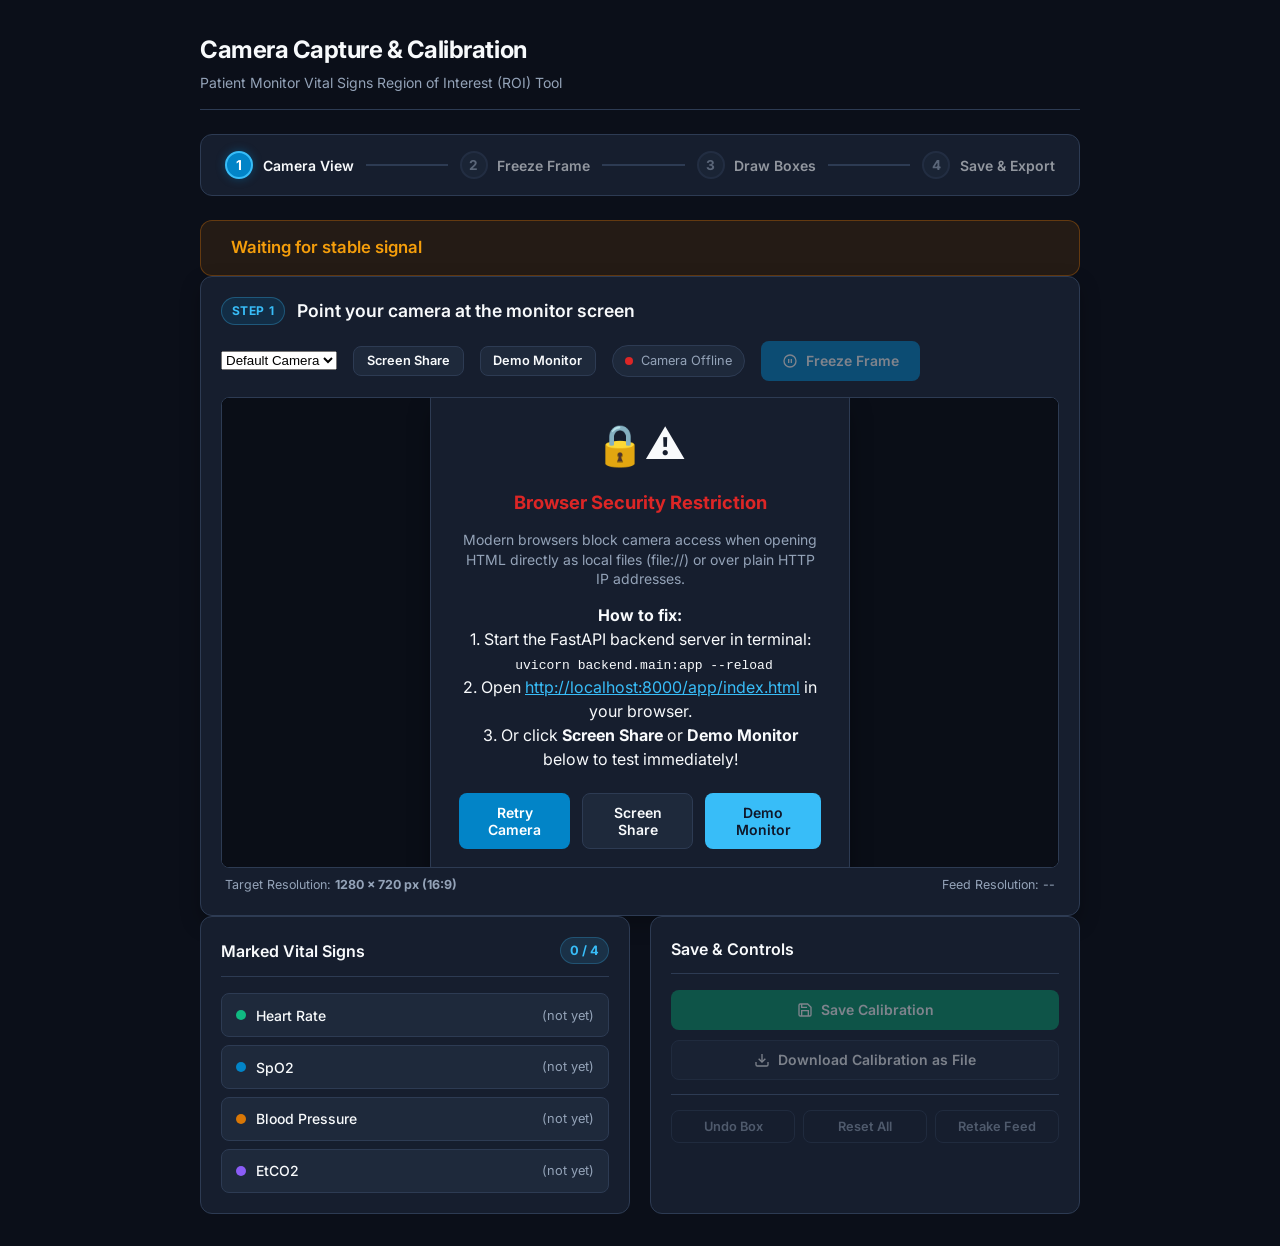
<file: capture-app/index.html>
<!DOCTYPE html>
<html lang="en">
<head>
  <meta charset="UTF-8">
  <meta name="viewport" content="width=device-width, initial-scale=1.0">
  <title>Camera Capture & Calibration Tool</title>
  <link rel="preconnect" href="https://fonts.googleapis.com">
  <link rel="preconnect" href="https://fonts.gstatic.com" crossorigin>
  <link href="https://fonts.googleapis.com/css2?family=IBM+Plex+Mono:wght@500;600;700&family=Inter:wght@400;500;600;700&display=swap" rel="stylesheet">
  <link rel="stylesheet" href="style.css">
</head>
<body>
  <div id="app">
    <!-- Header -->
    <header class="app-header">
      <div class="header-content">
        <h1>Camera Capture & Calibration</h1>
        <p class="subtitle">Patient Monitor Vital Signs Region of Interest (ROI) Tool</p>
      </div>
    </header>

    <!-- Visual Workflow Stepper Bar -->
    <nav class="workflow-stepper">
      <div class="step-node active" id="stepNode1">
        <div class="node-circle">1</div>
        <span class="node-title">Camera View</span>
      </div>
      <div class="step-connector" id="connector1"></div>
      <div class="step-node" id="stepNode2">
        <div class="node-circle">2</div>
        <span class="node-title">Freeze Frame</span>
      </div>
      <div class="step-connector" id="connector2"></div>
      <div class="step-node" id="stepNode3">
        <div class="node-circle">3</div>
        <span class="node-title">Draw Boxes</span>
      </div>
      <div class="step-connector" id="connector3"></div>
      <div class="step-node" id="stepNode4">
        <div class="node-circle">4</div>
        <span class="node-title">Save & Export</span>
      </div>
    </nav>

    <main class="app-main">
      <!-- Prominent Case Status Banner -->
      <div id="caseStatusBar" class="case-status-bar status-waiting">
        <div class="status-main-info">
          <span class="status-icon" id="caseStatusIcon" aria-hidden="true"></span>
          <span class="status-label" id="caseStatusText">Waiting for stable signal</span>
        </div>
        <div id="caseIdBadge" class="case-id-badge hidden">
          <span class="case-id-label">Active Case:</span>
          <span id="caseIdText" class="case-id-val">--</span>
          <a id="dashboardLink" href="dashboard.html" target="_blank" class="dashboard-btn">
            View Live Dashboard
          </a>
        </div>
      </div>

      <!-- Success Message Banner -->
      <div id="saveSuccessBanner" class="save-success-banner hidden">
        <div class="banner-icon" aria-hidden="true"></div>
        <div class="banner-content">
          <p class="banner-title" id="bannerTitle">Calibration saved!</p>
          <p class="banner-text" id="bannerText">You can now start monitoring.</p>
        </div>
        <button id="closeBannerBtn" class="banner-close">&times;</button>
      </div>

      <!-- Main Container Area -->
      <div class="viewport-card">
        <div class="step-header">
          <div class="step-info">
            <span id="stepBadge" class="step-badge">Step 1</span>
            <h2 id="stepTitle">Point your camera at the monitor screen</h2>
          </div>
          <div class="controls-bar">
            <!-- Camera Device Select Dropdown -->
            <select id="cameraSelect" class="camera-select-dropdown" title="Select Camera Device">
              <option value="">Default Camera</option>
            </select>
            <!-- Source Selector Quick Action Buttons -->
            <button id="screenShareBtn" class="btn btn-secondary btn-sm" title="Share Patient Monitor Tab/Window">
              Screen Share
            </button>
            <button id="simulatedFeedBtn" class="btn btn-secondary btn-sm" title="Use Simulated Patient Monitor">
              Demo Monitor
            </button>
            <div id="statusBadge" class="status-badge status-connecting">
              <span class="status-dot"></span>
              <span id="statusText">Connecting camera...</span>
            </div>
            <button id="freezeBtn" class="btn btn-primary" disabled>
              <svg class="btn-icon" viewBox="0 0 24 24" fill="none" stroke="currentColor" stroke-width="2">
                <path d="M10 9v6m4-6v6m7-3A9 9 0 1 1 3 12a9 9 0 0 1 18 0z" />
              </svg>
              <span id="freezeBtnText">Freeze Frame</span>
            </button>
          </div>
        </div>

        <div class="viewport-wrapper">
          <div class="viewport-container" id="viewportContainer">
            <video id="webcamFeed" autoplay playsinline muted></video>
            <canvas id="freezeCanvas" class="hidden"></canvas>
            
            <!-- Label Picker Modal -->
            <div id="labelModal" class="label-modal-overlay hidden">
              <div class="label-modal-card">
                <h3>What is this box?</h3>
                <p class="modal-subtext">Select the vital sign displayed inside the rectangle you drew:</p>
                <div class="label-options">
                  <button class="label-opt-btn" data-label="Heart Rate" data-color="#10b981">
                    <span class="opt-dot" style="background-color: #10b981;"></span>
                    Heart Rate
                  </button>
                  <button class="label-opt-btn" data-label="SpO2" data-color="#0284c7">
                    <span class="opt-dot" style="background-color: #0284c7;"></span>
                    SpO2
                  </button>
                  <button class="label-opt-btn" data-label="Blood Pressure" data-color="#d97706">
                    <span class="opt-dot" style="background-color: #d97706;"></span>
                    Blood Pressure
                  </button>
                  <button class="label-opt-btn" data-label="EtCO2" data-color="#8b5cf6">
                    <span class="opt-dot" style="background-color: #8b5cf6;"></span>
                    EtCO2
                  </button>
                </div>
                <div class="modal-actions">
                  <button id="cancelLabelBtn" class="btn btn-secondary btn-sm">Cancel Box</button>
                </div>
              </div>
            </div>

            <!-- Camera Error & Diagnostic Overlay -->
            <div id="cameraError" class="camera-error-overlay hidden">
              <div class="error-card">
                <div class="error-icon" id="errorIcon" aria-hidden="true"></div>
                <h3 id="errorTitle">Camera Connection Failed</h3>
                <p id="errorMessage">We couldn't access your camera. Please ensure camera permissions are enabled in your browser settings and try again.</p>
                <div id="errorDiagnosticHint" class="error-diagnostic-hint hidden"></div>
                <div class="error-actions">
                  <button id="retryCameraBtn" class="btn btn-primary">Retry Camera</button>
                  <button id="errorScreenShareBtn" class="btn btn-secondary">Screen Share</button>
                  <button id="errorSimulatedBtn" class="btn btn-accent">Demo Monitor</button>
                </div>
              </div>
            </div>
          </div>

          <div class="viewport-info">
            <span>Target Resolution: <strong>1280 &times; 720 px (16:9)</strong></span>
            <span id="actualResText">Feed Resolution: --</span>
          </div>
        </div>
      </div>

      <!-- Calibration Controls & Checklist Grid -->
      <div class="calibration-panel">
        <!-- Checklist Section -->
        <div class="panel-card checklist-card">
          <div class="card-header">
            <h3>Marked Vital Signs</h3>
            <span class="count-badge"><span id="markedCount">0</span> / 4</span>
          </div>
          <ul class="checklist-group" id="checklistGroup">
            <li class="checklist-item" data-vital="Heart Rate">
              <div class="item-left">
                <span class="vital-indicator" style="background-color: #10b981;"></span>
                <span class="vital-name">Heart Rate</span>
              </div>
              <span class="vital-status status-pending">(not yet)</span>
            </li>
            <li class="checklist-item" data-vital="SpO2">
              <div class="item-left">
                <span class="vital-indicator" style="background-color: #0284c7;"></span>
                <span class="vital-name">SpO2</span>
              </div>
              <span class="vital-status status-pending">(not yet)</span>
            </li>
            <li class="checklist-item" data-vital="Blood Pressure">
              <div class="item-left">
                <span class="vital-indicator" style="background-color: #d97706;"></span>
                <span class="vital-name">Blood Pressure</span>
              </div>
              <span class="vital-status status-pending">(not yet)</span>
            </li>
            <li class="checklist-item" data-vital="EtCO2">
              <div class="item-left">
                <span class="vital-indicator" style="background-color: #8b5cf6;"></span>
                <span class="vital-name">EtCO2</span>
              </div>
              <span class="vital-status status-pending">(not yet)</span>
            </li>
          </ul>
        </div>

        <!-- Actions & Save Section -->
        <div class="panel-card actions-card">
          <div class="card-header">
            <h3>Save & Controls</h3>
          </div>
          <div class="action-buttons-group">
            <button id="saveBtn" class="btn btn-success w-full" disabled>
              <svg class="btn-icon" viewBox="0 0 24 24" fill="none" stroke="currentColor" stroke-width="2">
                <path d="M19 21H5a2 2 0 0 1-2-2V5a2 2 0 0 1 2-2h11l5 5v11a2 2 0 0 1-2 2z"/>
                <polyline points="17 21 17 13 7 13 7 21"/>
                <polyline points="7 3 7 8 15 8"/>
              </svg>
              Save Calibration
            </button>
            <button id="downloadBtn" class="btn btn-secondary w-full" disabled>
              <svg class="btn-icon" viewBox="0 0 24 24" fill="none" stroke="currentColor" stroke-width="2">
                <path d="M21 15v4a2 2 0 0 1-2 2H5a2 2 0 0 1-2-2v-4"/>
                <polyline points="7 10 12 15 17 10"/>
                <line x1="12" y1="15" x2="12" y2="3"/>
              </svg>
              Download Calibration as File
            </button>
            <div class="btn-divider"></div>
            <div class="secondary-actions-row">
              <button id="undoBtn" class="btn btn-tertiary" disabled title="Undo last drawn box">
                Undo Box
              </button>
              <button id="resetBtn" class="btn btn-tertiary" disabled title="Reset all boxes">
                Reset All
              </button>
              <button id="retakeBtn" class="btn btn-tertiary" disabled title="Unfreeze to retake frame">
                Retake Feed
              </button>
            </div>
          </div>
        </div>
      </div>

      <!-- Live Monitoring & AI Digitizer Section -->
      <div id="monitoringSection" class="monitoring-section hidden">
        <div class="panel-card monitoring-card">
          <div class="card-header monitoring-header">
            <div>
              <h3>Live Monitor Digitizer</h3>
              <p class="section-subtext">Real-time vision AI field extraction & rolling median smoothing</p>
            </div>
            <div class="monitoring-controls">
              <button id="startMonitoringBtn" class="btn btn-success">
                <svg class="btn-icon" viewBox="0 0 24 24" fill="none" stroke="currentColor" stroke-width="2">
                  <polygon points="5 3 19 12 5 21 5 3"></polygon>
                </svg>
                Start Monitoring
              </button>
              <button id="stopMonitoringBtn" class="btn btn-danger hidden">
                <svg class="btn-icon" viewBox="0 0 24 24" fill="none" stroke="currentColor" stroke-width="2">
                  <rect x="6" y="6" width="12" height="12"></rect>
                </svg>
                Stop Monitoring
              </button>
              <a id="cardDashboardBtn" href="dashboard.html" target="_blank" class="btn btn-primary hidden" style="text-decoration: none;">
                View Dashboard
              </a>
              <div id="monitoringStatusBadge" class="status-badge status-connecting">
                <span class="status-dot"></span>
                <span id="monitoringStatusText">Idle</span>
              </div>
            </div>
          </div>

          <!-- Readouts Grid -->
          <div class="readouts-grid">
            <!-- Heart Rate Readout -->
            <div class="readout-card" data-field="heart_rate">
              <div class="readout-header">
                <span class="readout-label">Heart Rate</span>
                <div class="readout-status">
                  <span class="status-dot-indicator dot-gray" id="dot-heart_rate"></span>
                  <span class="status-text-indicator" id="status-heart_rate">offline</span>
                </div>
              </div>
              <div class="readout-value-container">
                <div class="readout-value" id="smoothed-heart_rate">--</div>
                <span id="note-heart_rate" class="holding-note hidden">Holding last reading</span>
              </div>
              <div class="readout-sub text-muted">Raw: <span id="raw-heart_rate">--</span></div>
            </div>

            <!-- SpO2 Readout -->
            <div class="readout-card" data-field="spo2">
              <div class="readout-header">
                <span class="readout-label">SpO2</span>
                <div class="readout-status">
                  <span class="status-dot-indicator dot-gray" id="dot-spo2"></span>
                  <span class="status-text-indicator" id="status-spo2">offline</span>
                </div>
              </div>
              <div class="readout-value-container">
                <div class="readout-value" id="smoothed-spo2">--</div>
                <span id="note-spo2" class="holding-note hidden">Holding last reading</span>
              </div>
              <div class="readout-sub text-muted">Raw: <span id="raw-spo2">--</span></div>
            </div>

            <!-- Blood Pressure Readout -->
            <div class="readout-card" data-field="blood_pressure">
              <div class="readout-header">
                <span class="readout-label">Blood Pressure</span>
                <div class="readout-status">
                  <span class="status-dot-indicator dot-gray" id="dot-blood_pressure"></span>
                  <span class="status-text-indicator" id="status-blood_pressure">offline</span>
                </div>
              </div>
              <div class="readout-value-container">
                <div class="readout-value" id="smoothed-blood_pressure">--</div>
                <span id="note-blood_pressure" class="holding-note hidden">Holding last reading</span>
              </div>
              <div class="readout-sub text-muted">Raw: <span id="raw-blood_pressure">--</span></div>
            </div>

            <!-- EtCO2 Readout -->
            <div class="readout-card" data-field="etco2">
              <div class="readout-header">
                <span class="readout-label">EtCO2</span>
                <div class="readout-status">
                  <span class="status-dot-indicator dot-gray" id="dot-etco2"></span>
                  <span class="status-text-indicator" id="status-etco2">offline</span>
                </div>
              </div>
              <div class="readout-value-container">
                <div class="readout-value" id="smoothed-etco2">--</div>
                <span id="note-etco2" class="holding-note hidden">Holding last reading</span>
              </div>
              <div class="readout-sub text-muted">Raw: <span id="raw-etco2">--</span></div>
            </div>
          </div>
        </div>
      </div>
    </main>
  </div>

  <script src="app.js"></script>
</body>
</html>
</file>
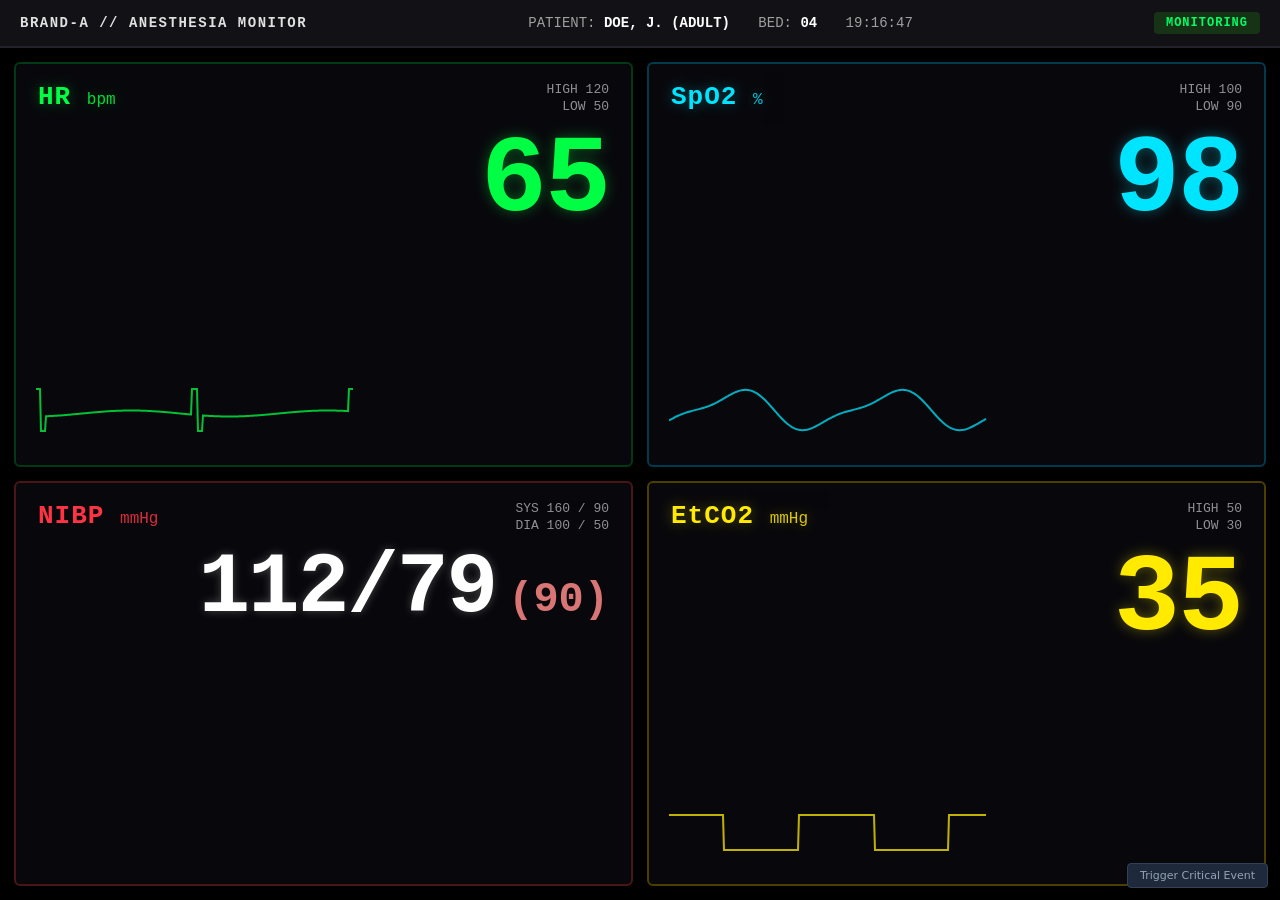
<file: simulator/brand-a/index.html>
<!DOCTYPE html>
<html lang="en">
<head>
  <meta charset="UTF-8">
  <meta name="viewport" content="width=device-width, initial-scale=1.0">
  <title>Brand A - Patient Monitor Simulator</title>
  <style>
    /* ==========================================================================
       STYLE DEFINITIONS - BRAND A (Philips / GE Style Medical Monitor)
       ========================================================================== */
    * {
      box-sizing: border-box;
      margin: 0;
      padding: 0;
      user-select: none;
    }

    body {
      background-color: #000000;
      color: #ffffff;
      font-family: 'Consolas', 'Courier New', 'Lucida Console', monospace;
      width: 100vw;
      height: 100vh;
      overflow: hidden;
      display: flex;
      flex-direction: column;
    }

    /* Top Monitor Header Bar */
    .header-bar {
      height: 48px;
      background: #111116;
      border-bottom: 2px solid #22222d;
      display: flex;
      align-items: center;
      justify-content: space-between;
      padding: 0 20px;
      font-size: 14px;
      color: #a0a0a0;
    }

    .brand-title {
      font-weight: bold;
      color: #e0e0e0;
      letter-spacing: 1.5px;
    }

    .patient-info span {
      margin-right: 20px;
    }

    .patient-info strong {
      color: #ffffff;
    }

    .status-badge {
      padding: 4px 12px;
      border-radius: 4px;
      background: #163316;
      color: #00ff66;
      font-weight: bold;
      font-size: 12px;
      letter-spacing: 1px;
      transition: background 0.3s, color 0.3s;
    }

    .status-badge.alert {
      background: #551111;
      color: #ff3333;
      animation: flash-badge 0.8s infinite alternate;
    }

    @keyframes flash-badge {
      from { opacity: 1; }
      to { opacity: 0.4; }
    }

    /* 2x2 Main Grid Layout for Readouts */
    .monitor-grid {
      flex: 1;
      display: grid;
      grid-template-columns: 1fr 1fr;
      grid-template-rows: 1fr 1fr;
      gap: 14px;
      padding: 14px;
    }

    /* Parameter Card Panels */
    .readout-card {
      background: #08080c;
      border: 2px solid #1a1a26;
      border-radius: 6px;
      padding: 18px 22px;
      display: flex;
      flex-direction: column;
      justify-content: space-between;
      position: relative;
      overflow: hidden;
    }

    .readout-header {
      display: flex;
      justify-content: space-between;
      align-items: flex-start;
      z-index: 2;
    }

    .param-label {
      font-size: 26px;
      font-weight: bold;
      letter-spacing: 1px;
    }

    .param-unit {
      font-size: 16px;
      font-weight: normal;
      margin-left: 6px;
      opacity: 0.85;
    }

    .param-limits {
      font-size: 13px;
      opacity: 0.55;
      text-align: right;
      line-height: 1.3;
    }

    .value-container {
      display: flex;
      align-items: baseline;
      justify-content: flex-end;
      flex: 1;
      margin-top: 10px;
      z-index: 2;
    }

    .main-value {
      font-size: 110px;
      font-weight: bold;
      line-height: 1;
      letter-spacing: -2px;
      transition: color 0.3s;
    }

    .sub-value {
      font-size: 42px;
      font-weight: bold;
      margin-left: 12px;
      opacity: 0.85;
    }

    /* Canvas Background for Animated Waveforms */
    .waveform-canvas {
      position: absolute;
      left: 20px;
      bottom: 20px;
      width: calc(55% - 20px);
      height: 70px;
      opacity: 0.75;
      pointer-events: none;
      z-index: 1;
    }

    /* --------------------------------------------------------------------------
       PARAMETER COLOR SCHEMES
       -------------------------------------------------------------------------- */
    /* 1. Heart Rate (HR) - Green */
    .card-hr {
      border-color: #003a14;
    }
    .card-hr .param-label, .card-hr .main-value, .card-hr .param-unit {
      color: #00ff44;
      text-shadow: 0 0 14px rgba(0, 255, 68, 0.35);
    }

    /* 2. SpO2 - Cyan / Light Blue */
    .card-spo2 {
      border-color: #003a4d;
    }
    .card-spo2 .param-label, .card-spo2 .main-value, .card-spo2 .param-unit {
      color: #00e5ff;
      text-shadow: 0 0 14px rgba(0, 229, 255, 0.35);
    }

    /* 3. NIBP (Blood Pressure) - Red Label & White Numerics */
    .card-nibp {
      border-color: #4a1515;
    }
    .card-nibp .param-label, .card-nibp .param-unit {
      color: #ff3344;
    }
    .card-nibp .main-value {
      color: #ffffff;
      font-size: 86px;
      text-shadow: 0 0 10px rgba(255, 255, 255, 0.25);
    }
    .card-nibp .sub-value {
      color: #ff8888;
    }

    /* 4. EtCO2 - Yellow */
    .card-etco2 {
      border-color: #4d3e00;
    }
    .card-etco2 .param-label, .card-etco2 .main-value, .card-etco2 .param-unit {
      color: #ffea00;
      text-shadow: 0 0 14px rgba(255, 234, 0, 0.35);
    }

    /* Alarm State Flashing Animation for Abnormal Cycles */
    .alarm-active {
      animation: border-alarm 1s infinite alternate;
    }
    @keyframes border-alarm {
      from { border-color: #ff0000; box-shadow: inset 0 0 25px rgba(255, 0, 0, 0.45); }
      to { border-color: #550000; box-shadow: inset 0 0 5px rgba(255, 0, 0, 0.15); }
    }

    /* Subtle Trigger Button for Critical Event (non-medical UI) */
    .subtle-event-btn {
      position: fixed;
      right: 12px;
      bottom: 12px;
      z-index: 10;
      background: #1e293b;
      color: #94a3b8;
      border: 1px solid #334155;
      border-radius: 4px;
      padding: 5px 12px;
      font-size: 11px;
      font-family: system-ui, -apple-system, sans-serif;
      cursor: pointer;
      transition: all 0.2s ease;
      margin-left: 0;
    }
    .subtle-event-btn:hover:not(:disabled) {
      background: #334155;
      color: #f8fafc;
      border-color: #475569;
    }
    .subtle-event-btn:disabled {
      opacity: 0.6;
      cursor: not-allowed;
      background: #0f172a;
      color: #64748b;
    }
  </style>
</head>
<body>

  <!-- Header / Status Bar -->
  <header class="header-bar">
    <div class="brand-title">BRAND-A // ANESTHESIA MONITOR</div>
    <div class="patient-info">
      <span>PATIENT: <strong>DOE, J. (ADULT)</strong></span>
      <span>BED: <strong>04</strong></span>
      <span id="clock-display">00:00:00</span>
    </div>
    <div style="display: flex; align-items: center;">
      <div id="status-badge" class="status-badge">MONITORING</div>
    </div>
  </header>

  <!-- 2x2 Monitor Grid -->
  <main class="monitor-grid">

    <!-- 1. Heart Rate (HR) -->
    <section class="readout-card card-hr" id="card-hr">
      <div class="readout-header">
        <div>
          <span class="param-label">HR</span>
          <span class="param-unit">bpm</span>
        </div>
        <div class="param-limits">
          HIGH 120<br>LOW 50
        </div>
      </div>
      <canvas id="canvas-hr" class="waveform-canvas"></canvas>
      <div class="value-container">
        <span id="val-hr" class="main-value">72</span>
      </div>
    </section>

    <!-- 2. SpO2 (Oxygen Saturation) -->
    <section class="readout-card card-spo2" id="card-spo2">
      <div class="readout-header">
        <div>
          <span class="param-label">SpO2</span>
          <span class="param-unit">%</span>
        </div>
        <div class="param-limits">
          HIGH 100<br>LOW 90
        </div>
      </div>
      <canvas id="canvas-spo2" class="waveform-canvas"></canvas>
      <div class="value-container">
        <span id="val-spo2" class="main-value">98</span>
      </div>
    </section>

    <!-- 3. Blood Pressure (NIBP) -->
    <section class="readout-card card-nibp" id="card-nibp">
      <div class="readout-header">
        <div>
          <span class="param-label">NIBP</span>
          <span class="param-unit">mmHg</span>
        </div>
        <div class="param-limits">
          SYS 160 / 90<br>DIA 100 / 50
        </div>
      </div>
      <div class="value-container">
        <span id="val-nibp" class="main-value">120/80</span>
        <span id="val-map" class="sub-value">(93)</span>
      </div>
    </section>

    <!-- 4. EtCO2 -->
    <section class="readout-card card-etco2" id="card-etco2">
      <div class="readout-header">
        <div>
          <span class="param-label">EtCO2</span>
          <span class="param-unit">mmHg</span>
        </div>
        <div class="param-limits">
          HIGH 50<br>LOW 30
        </div>
      </div>
      <canvas id="canvas-etco2" class="waveform-canvas"></canvas>
      <div class="value-container">
        <span id="val-etco2" class="main-value">38</span>
      </div>
    </section>

  </main>

  <!-- Simulator control: intentionally outside the monitor interface. -->
  <button id="btn-trigger-event" class="subtle-event-btn" title="Trigger 45-Second Desaturation Event Sequence">Trigger Critical Event</button>

  <!-- Simulation Control Script -->
  <script>
    /* ==========================================================================
       SIMULATION CONFIGURATION & RANGES
       Adjust these parameters to customize realistic monitor behaviour.
       ========================================================================== */
    const CONFIG = {
      // Normal physiological ranges for simulation
      hr: { min: 65, max: 85 },        // Heart Rate (bpm)
      spo2: { min: 96, max: 99 },      // Oxygen Saturation (%)
      sys: { min: 110, max: 130 },     // Systolic Blood Pressure (mmHg)
      dia: { min: 70, max: 85 },       // Diastolic Blood Pressure (mmHg)
      etco2: { min: 35, max: 42 },     // End-Tidal CO2 (mmHg)

      // Timing & anomaly settings
      updateIntervalMs: 3000,          // Refresh rate: every 3 seconds
      anomalyIntervalCycles: 10,      // Every ~10 cycles (approx 30 seconds), trigger anomaly
      abnormalSpo2Value: 88,          // Brief abnormal SpO2 dip reading
    };

    // Tracking current simulation cycle
    let cycleCount = 0;

    // DOM Reference Handles
    const elHr = document.getElementById('val-hr');
    const elSpo2 = document.getElementById('val-spo2');
    const elNibp = document.getElementById('val-nibp');
    const elMap = document.getElementById('val-map');
    const elEtco2 = document.getElementById('val-etco2');
    const elCardSpo2 = document.getElementById('card-spo2');
    const elStatusBadge = document.getElementById('status-badge');
    const elClock = document.getElementById('clock-display');
    const btnTriggerEvent = document.getElementById('btn-trigger-event');

    // Critical Event State
    let isCriticalEventActive = false;
    let criticalEventStartTime = null;
    let eventStartSpo2 = 98;
    let eventStartHr = 72;

    function triggerCriticalEvent() {
      if (isCriticalEventActive) return;
      isCriticalEventActive = true;
      criticalEventStartTime = Date.now();

      // Store current baseline readings
      eventStartHr = parseInt(elHr.textContent) || 72;
      eventStartSpo2 = parseInt(elSpo2.textContent) || 98;

      if (btnTriggerEvent) {
        btnTriggerEvent.disabled = true;
        btnTriggerEvent.textContent = 'Event in progress...';
      }

      updateMonitorReadings();
    }

    if (btnTriggerEvent) {
      btnTriggerEvent.addEventListener('click', triggerCriticalEvent);
    }

    /**
     * Helper: Generate a random integer in inclusive range [min, max]
     */
    function getRandomInt(min, max) {
      return Math.floor(Math.random() * (max - min + 1)) + min;
    }

    /**
     * Main Simulation Loop - Called every 3 seconds
     */
    function updateMonitorReadings() {
      cycleCount++;

      let currentHr;
      let currentSpo2;

      if (isCriticalEventActive) {
        const elapsedMs = Date.now() - criticalEventStartTime;

        if (elapsedMs <= 15000) {
          // Phase 1 (0-15s): SpO2 gradually declines to 84-86%, HR gradually rises to 125-135 bpm
          const t = Math.min(1, elapsedMs / 15000);
          const targetSpo2 = 85;
          const targetHr = 130;

          currentSpo2 = Math.round(eventStartSpo2 + (targetSpo2 - eventStartSpo2) * t) + getRandomInt(-1, 1);
          currentHr = Math.round(eventStartHr + (targetHr - eventStartHr) * t) + getRandomInt(-2, 2);
        } else if (elapsedMs <= 30000) {
          // Phase 2 (15-30s): Hold SpO2 around 84-86% and HR around 125-135 bpm (critical plateau)
          currentSpo2 = getRandomInt(84, 86);
          currentHr = getRandomInt(125, 135);
        } else if (elapsedMs <= 45000) {
          // Phase 3 (30-45s): Gradually recover — SpO2 climbing back to 96-99%, HR coming back down to 65-85 bpm
          const t = Math.min(1, (elapsedMs - 30000) / 15000);
          const startRecSpo2 = 85;
          const endRecSpo2 = 98;
          const startRecHr = 130;
          const endRecHr = 72;

          currentSpo2 = Math.round(startRecSpo2 + (endRecSpo2 - startRecSpo2) * t) + getRandomInt(-1, 1);
          currentHr = Math.round(startRecHr + (endRecHr - startRecHr) * t) + getRandomInt(-2, 2);
        } else {
          // Phase 4 (After 45s): Event finished -> Reset state & button, resume normal random fluctuation
          isCriticalEventActive = false;
          if (btnTriggerEvent) {
            btnTriggerEvent.disabled = false;
            btnTriggerEvent.textContent = 'Trigger Critical Event';
          }
          currentHr = getRandomInt(CONFIG.hr.min, CONFIG.hr.max);
          currentSpo2 = getRandomInt(CONFIG.spo2.min, CONFIG.spo2.max);
        }
      } else {
        // Normal simulation fluctuation
        const isAnomalyCycle = (cycleCount % CONFIG.anomalyIntervalCycles === 0);
        currentHr = getRandomInt(CONFIG.hr.min, CONFIG.hr.max);
        if (isAnomalyCycle) {
          currentSpo2 = CONFIG.abnormalSpo2Value;
        } else {
          currentSpo2 = getRandomInt(CONFIG.spo2.min, CONFIG.spo2.max);
        }
      }

      // Clamp display values within safe physiological bounds
      currentSpo2 = Math.max(70, Math.min(100, currentSpo2));
      currentHr = Math.max(40, Math.min(220, currentHr));

      elHr.textContent = currentHr;
      elSpo2.textContent = currentSpo2;

      // Alarm state handling
      if (currentSpo2 < 90) {
        elCardSpo2.classList.add('alarm-active');
        elStatusBadge.textContent = 'ALARM: SPO2 LOW';
        elStatusBadge.classList.add('alert');
      } else {
        elCardSpo2.classList.remove('alarm-active');
        elStatusBadge.textContent = 'MONITORING';
        elStatusBadge.classList.remove('alert');
      }

      // 3. NIBP (Blood Pressure) - Red/White
      const currentSys = getRandomInt(CONFIG.sys.min, CONFIG.sys.max);
      const currentDia = getRandomInt(CONFIG.dia.min, CONFIG.dia.max);
      const currentMap = Math.round(currentDia + (currentSys - currentDia) / 3);

      elNibp.textContent = `${currentSys}/${currentDia}`;
      elMap.textContent = `(${currentMap})`;

      // 4. EtCO2 - Yellow
      const currentEtco2 = getRandomInt(CONFIG.etco2.min, CONFIG.etco2.max);
      elEtco2.textContent = currentEtco2;
    }

    /**
     * Real-time Clock Handler
     */
    function updateClock() {
      const now = new Date();
      elClock.textContent = now.toTimeString().split(' ')[0];
    }
    setInterval(updateClock, 1000);
    updateClock();

    /**
     * Canvas Real-time Waveform Rendering (Aesthetic Visual Enhancement)
     */
    function initWaveforms() {
      const setupWaveformCanvas = (id, color, waveFn) => {
        const canvas = document.getElementById(id);
        if (!canvas) return;
        const ctx = canvas.getContext('2d');
        let phase = 0;

        setInterval(() => {
          canvas.width = canvas.clientWidth;
          canvas.height = canvas.clientHeight;
          const w = canvas.width;
          const h = canvas.height;
          
          ctx.clearRect(0, 0, w, h);
          ctx.strokeStyle = color;
          ctx.lineWidth = 2;
          ctx.beginPath();

          phase += 0.08;
          for (let x = 0; x < w; x++) {
            const t = (x * 0.04) + phase;
            const y = waveFn(t, h);
            if (x === 0) ctx.moveTo(x, y);
            else ctx.lineTo(x, y);
          }
          ctx.stroke();
        }, 40);
      };

      // ECG Waveform (HR)
      setupWaveformCanvas('canvas-hr', '#00ff44', (t, h) => {
        const mod = t % (Math.PI * 2);
        if (mod > 2.0 && mod < 2.25) return h * 0.2;  // R Peak
        if (mod >= 2.25 && mod < 2.45) return h * 0.8; // S Dip
        return h * 0.55 + Math.sin(t * 0.8) * 3;
      });

      // Pleth Waveform (SpO2)
      setupWaveformCanvas('canvas-spo2', '#00e5ff', (t, h) => {
        return h * 0.5 + Math.sin(t) * (h * 0.25) + Math.sin(t * 2) * (h * 0.08);
      });

      // Capnogram Waveform (EtCO2)
      setupWaveformCanvas('canvas-etco2', '#ffea00', (t, h) => {
        const mod = t % 6;
        if (mod > 1.2 && mod < 4.2) return h * 0.3; // Expiratory plateau
        return h * 0.8; // Baseline
      });
    }

    // Initialize visual waveforms
    initWaveforms();

    // Start simulation immediately on page load
    updateMonitorReadings();
    setInterval(updateMonitorReadings, CONFIG.updateIntervalMs);
  </script>
</body>
</html>
</file>
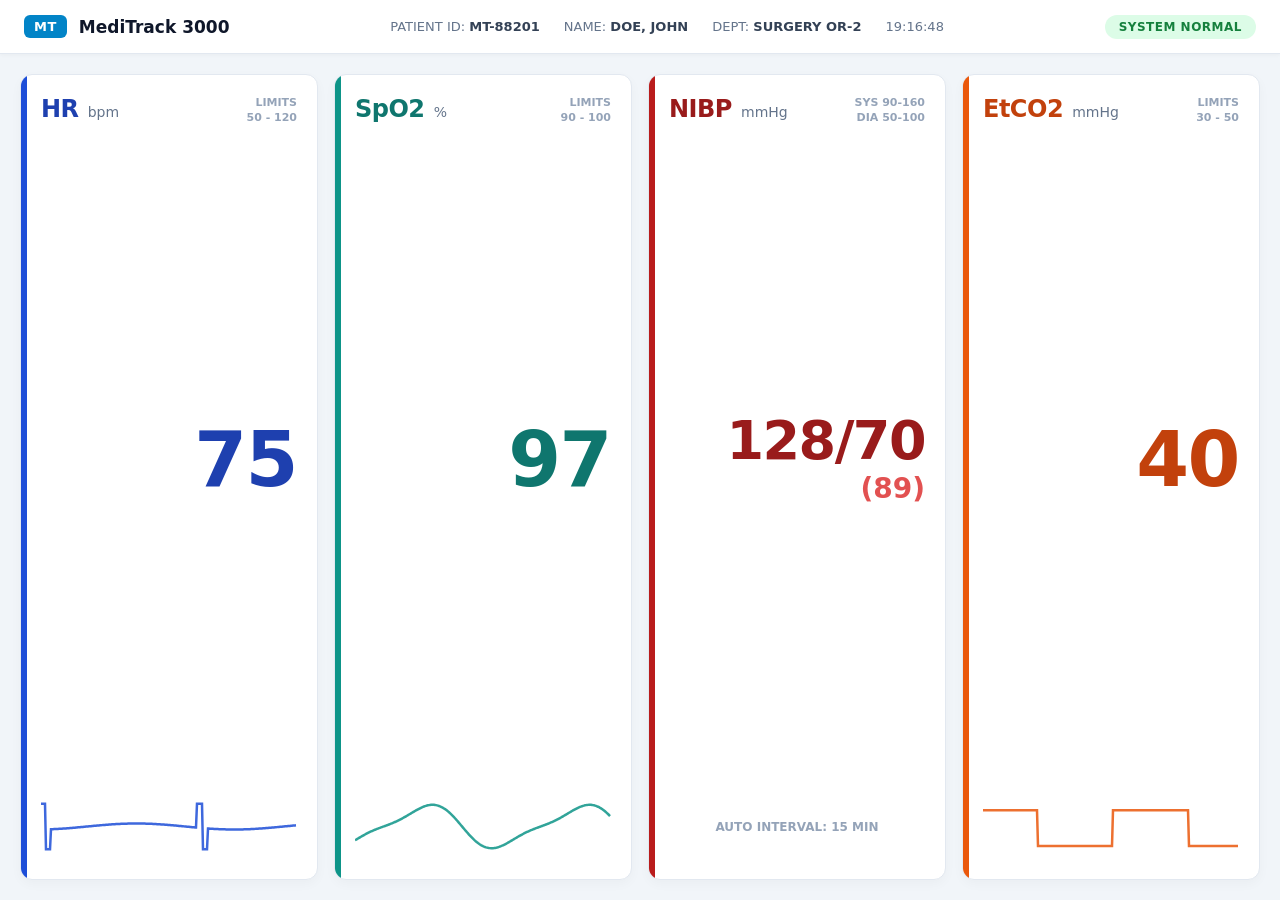
<file: simulator/brand-b/index.html>
<!DOCTYPE html>
<html lang="en">
<head>
  <meta charset="UTF-8">
  <meta name="viewport" content="width=device-width, initial-scale=1.0">
  <title>MediTrack 3000 - Patient Monitor Simulator</title>
  <style>
    /* ==========================================================================
       STYLE DEFINITIONS - BRAND B (MediTrack 3000 Light Clinical Monitor)
       ========================================================================== */
    * {
      box-sizing: border-box;
      margin: 0;
      padding: 0;
      user-select: none;
    }

    body {
      background-color: #f1f5f9;
      color: #1e293b;
      font-family: 'Segoe UI', system-ui, -apple-system, BlinkMacSystemFont, Roboto, sans-serif;
      width: 100vw;
      height: 100vh;
      overflow: hidden;
      display: flex;
      flex-direction: column;
    }

    /* Top Monitor Header Bar */
    .header-bar {
      height: 54px;
      background: #ffffff;
      border-bottom: 1px solid #e2e8f0;
      box-shadow: 0 1px 4px rgba(0, 0, 0, 0.04);
      display: flex;
      align-items: center;
      justify-content: space-between;
      padding: 0 24px;
      font-size: 14px;
    }

    .brand-section {
      display: flex;
      align-items: center;
      gap: 12px;
    }

    .brand-logo {
      background: #0284c7;
      color: #ffffff;
      font-weight: 800;
      padding: 4px 10px;
      border-radius: 6px;
      font-size: 13px;
      letter-spacing: 0.5px;
    }

    .brand-name {
      font-weight: 700;
      font-size: 17px;
      color: #0f172a;
    }

    .patient-id-field {
      display: flex;
      gap: 24px;
      color: #64748b;
      font-size: 13px;
    }

    .patient-id-field strong {
      color: #334155;
    }

    .status-pill {
      padding: 5px 14px;
      border-radius: 20px;
      background: #dcfce7;
      color: #15803d;
      font-weight: 600;
      font-size: 12px;
      letter-spacing: 0.5px;
      transition: all 0.3s ease;
    }

    .status-pill.alert {
      background: #fee2e2;
      color: #b91c1c;
      animation: alert-pulse 0.8s infinite alternate;
    }

    @keyframes alert-pulse {
      from { opacity: 1; transform: scale(1); }
      to { opacity: 0.7; transform: scale(0.97); }
    }

    /* Horizontal Row Layout for Vitals Cards */
    .vitals-row {
      flex: 1;
      display: grid;
      grid-template-columns: repeat(4, 1fr);
      gap: 16px;
      padding: 20px;
      align-items: stretch;
    }

    /* Parameter Card Panels */
    .vital-card {
      background: #ffffff;
      border: 1px solid #e2e8f0;
      border-radius: 12px;
      box-shadow: 0 4px 12px rgba(0, 0, 0, 0.03);
      padding: 20px;
      display: flex;
      flex-direction: column;
      justify-content: space-between;
      position: relative;
      overflow: hidden;
      transition: border-color 0.3s, box-shadow 0.3s, background 0.3s;
    }

    /* Left Accent Stripe on Each Card */
    .vital-card::before {
      content: '';
      position: absolute;
      left: 0;
      top: 0;
      bottom: 0;
      width: 6px;
      border-radius: 12px 0 0 12px;
    }

    .vital-header {
      display: flex;
      justify-content: space-between;
      align-items: flex-start;
      margin-bottom: 12px;
    }

    .vital-label {
      font-size: 24px;
      font-weight: 800;
      letter-spacing: -0.5px;
    }

    .vital-unit {
      font-size: 14px;
      font-weight: 500;
      color: #64748b;
      margin-left: 4px;
    }

    .vital-limits {
      font-size: 11px;
      color: #94a3b8;
      text-align: right;
      line-height: 1.4;
      font-weight: 600;
    }

    .vital-body {
      display: flex;
      flex-direction: column;
      align-items: flex-end;
      justify-content: center;
      flex: 1;
      z-index: 2;
    }

    .main-value {
      font-size: 76px;
      font-weight: 800;
      line-height: 1;
      letter-spacing: -1.5px;
    }

    .sub-value {
      font-size: 28px;
      font-weight: 700;
      margin-top: 4px;
      opacity: 0.8;
    }

    /* Waveform Canvas Behind Numeric Text */
    .waveform-canvas {
      width: 100%;
      height: 65px;
      margin-top: 12px;
      opacity: 0.85;
      pointer-events: none;
    }

    /* --------------------------------------------------------------------------
       PARAMETER SPECIFIC BRAND B COLOR SCHEMES
       -------------------------------------------------------------------------- */
    /* 1. Heart Rate (HR) - Dark Blue */
    .card-hr::before { background: #1d4ed8; }
    .card-hr .vital-label, .card-hr .main-value {
      color: #1e40af;
    }

    /* 2. SpO2 - Teal */
    .card-spo2::before { background: #0d9488; }
    .card-spo2 .vital-label, .card-spo2 .main-value {
      color: #0f766e;
    }

    /* 3. Blood Pressure (NIBP) - Dark Red */
    .card-nibp::before { background: #b91c1c; }
    .card-nibp .vital-label, .card-nibp .main-value {
      color: #991b1b;
    }
    .card-nibp .main-value {
      font-size: 54px;
    }
    .card-nibp .sub-value {
      color: #dc2626;
    }

    /* 4. EtCO2 - Orange */
    .card-etco2::before { background: #ea580c; }
    .card-etco2 .vital-label, .card-etco2 .main-value {
      color: #c2410c;
    }

    /* Alarm State for Abnormal Cycles */
    .alarm-active {
      border-color: #fca5a5 !important;
      box-shadow: 0 0 20px rgba(220, 38, 38, 0.18) !important;
      background: #fff5f5 !important;
    }
  </style>
</head>
<body>

  <!-- Top Header Bar -->
  <header class="header-bar">
    <div class="brand-section">
      <span class="brand-logo">MT</span>
      <span class="brand-name">MediTrack 3000</span>
    </div>
    <div class="patient-id-field">
      <span>PATIENT ID: <strong>MT-88201</strong></span>
      <span>NAME: <strong>DOE, JOHN</strong></span>
      <span>DEPT: <strong>SURGERY OR-2</strong></span>
      <span id="clock-display">00:00:00</span>
    </div>
    <div id="status-pill" class="status-pill">SYSTEM NORMAL</div>
  </header>

  <!-- Horizontal Row Layout -->
  <main class="vitals-row">

    <!-- 1. HR (Dark Blue) -->
    <section class="vital-card card-hr" id="card-hr">
      <div class="vital-header">
        <div>
          <span class="vital-label">HR</span>
          <span class="vital-unit">bpm</span>
        </div>
        <div class="vital-limits">
          LIMITS<br>50 - 120
        </div>
      </div>
      <div class="vital-body">
        <span id="val-hr" class="main-value">72</span>
      </div>
      <canvas id="canvas-hr" class="waveform-canvas"></canvas>
    </section>

    <!-- 2. SpO2 (Teal) -->
    <section class="vital-card card-spo2" id="card-spo2">
      <div class="vital-header">
        <div>
          <span class="vital-label">SpO2</span>
          <span class="vital-unit">%</span>
        </div>
        <div class="vital-limits">
          LIMITS<br>90 - 100
        </div>
      </div>
      <div class="vital-body">
        <span id="val-spo2" class="main-value">98</span>
      </div>
      <canvas id="canvas-spo2" class="waveform-canvas"></canvas>
    </section>

    <!-- 3. NIBP (Dark Red) -->
    <section class="vital-card card-nibp" id="card-nibp">
      <div class="vital-header">
        <div>
          <span class="vital-label">NIBP</span>
          <span class="vital-unit">mmHg</span>
        </div>
        <div class="vital-limits">
          SYS 90-160<br>DIA 50-100
        </div>
      </div>
      <div class="vital-body">
        <span id="val-nibp" class="main-value">120/80</span>
        <span id="val-map" class="sub-value">(93)</span>
      </div>
      <div style="height: 65px; margin-top: 12px; display: flex; align-items: center; justify-content: center; font-size: 12px; color: #94a3b8; font-weight: 600;">
        AUTO INTERVAL: 15 MIN
      </div>
    </section>

    <!-- 4. EtCO2 (Orange) -->
    <section class="vital-card card-etco2" id="card-etco2">
      <div class="vital-header">
        <div>
          <span class="vital-label">EtCO2</span>
          <span class="vital-unit">mmHg</span>
        </div>
        <div class="vital-limits">
          LIMITS<br>30 - 50
        </div>
      </div>
      <div class="vital-body">
        <span id="val-etco2" class="main-value">38</span>
      </div>
      <canvas id="canvas-etco2" class="waveform-canvas"></canvas>
    </section>

  </main>

  <!-- Simulation Control Script -->
  <script>
    /* ==========================================================================
       SIMULATION CONFIGURATION & RANGES (Exact match with Brand A logic)
       ========================================================================== */
    const CONFIG = {
      // Physiological ranges for simulation
      hr: { min: 65, max: 85 },        // Heart Rate (bpm)
      spo2: { min: 96, max: 99 },      // Oxygen Saturation (%)
      sys: { min: 110, max: 130 },     // Systolic Blood Pressure (mmHg)
      dia: { min: 70, max: 85 },       // Diastolic Blood Pressure (mmHg)
      etco2: { min: 35, max: 42 },     // End-Tidal CO2 (mmHg)

      // Timing & anomaly settings
      updateIntervalMs: 3000,          // Refresh rate: 3 seconds
      anomalyIntervalCycles: 10,      // Trigger abnormal reading every 10 cycles (~30s)
      abnormalSpo2Value: 88,          // Brief abnormal SpO2 dip
    };

    let cycleCount = 0;

    // DOM Reference Handles
    const elHr = document.getElementById('val-hr');
    const elSpo2 = document.getElementById('val-spo2');
    const elNibp = document.getElementById('val-nibp');
    const elMap = document.getElementById('val-map');
    const elEtco2 = document.getElementById('val-etco2');
    const elCardSpo2 = document.getElementById('card-spo2');
    const elStatusPill = document.getElementById('status-pill');
    const elClock = document.getElementById('clock-display');

    function getRandomInt(min, max) {
      return Math.floor(Math.random() * (max - min + 1)) + min;
    }

    /**
     * Main Simulation Update Loop
     */
    function updateMonitorReadings() {
      cycleCount++;

      const isAnomalyCycle = (cycleCount % CONFIG.anomalyIntervalCycles === 0);

      // 1. HR (Heart Rate) - Dark Blue
      const currentHr = getRandomInt(CONFIG.hr.min, CONFIG.hr.max);
      elHr.textContent = currentHr;

      // 2. SpO2 (Teal)
      let currentSpo2;
      if (isAnomalyCycle) {
        currentSpo2 = CONFIG.abnormalSpo2Value;
        elCardSpo2.classList.add('alarm-active');
        elStatusPill.textContent = 'ALERT: LOW SPO2';
        elStatusPill.classList.add('alert');
      } else {
        currentSpo2 = getRandomInt(CONFIG.spo2.min, CONFIG.spo2.max);
        elCardSpo2.classList.remove('alarm-active');
        elStatusPill.textContent = 'SYSTEM NORMAL';
        elStatusPill.classList.remove('alert');
      }
      elSpo2.textContent = currentSpo2;

      // 3. NIBP (Dark Red)
      const currentSys = getRandomInt(CONFIG.sys.min, CONFIG.sys.max);
      const currentDia = getRandomInt(CONFIG.dia.min, CONFIG.dia.max);
      const currentMap = Math.round(currentDia + (currentSys - currentDia) / 3);

      elNibp.textContent = `${currentSys}/${currentDia}`;
      elMap.textContent = `(${currentMap})`;

      // 4. EtCO2 (Orange)
      const currentEtco2 = getRandomInt(CONFIG.etco2.min, CONFIG.etco2.max);
      elEtco2.textContent = currentEtco2;
    }

    /**
     * Real-time Clock Handler
     */
    function updateClock() {
      const now = new Date();
      elClock.textContent = now.toTimeString().split(' ')[0];
    }
    setInterval(updateClock, 1000);
    updateClock();

    /**
     * Light Theme Waveforms Animation
     */
    function initWaveforms() {
      const setupWaveformCanvas = (id, color, waveFn) => {
        const canvas = document.getElementById(id);
        if (!canvas) return;
        const ctx = canvas.getContext('2d');
        let phase = 0;

        setInterval(() => {
          canvas.width = canvas.clientWidth;
          canvas.height = canvas.clientHeight;
          const w = canvas.width;
          const h = canvas.height;
          
          ctx.clearRect(0, 0, w, h);
          ctx.strokeStyle = color;
          ctx.lineWidth = 2.5;
          ctx.beginPath();

          phase += 0.08;
          for (let x = 0; x < w; x++) {
            const t = (x * 0.04) + phase;
            const y = waveFn(t, h);
            if (x === 0) ctx.moveTo(x, y);
            else ctx.lineTo(x, y);
          }
          ctx.stroke();
        }, 40);
      };

      // Dark Blue ECG Waveform
      setupWaveformCanvas('canvas-hr', '#1d4ed8', (t, h) => {
        const mod = t % (Math.PI * 2);
        if (mod > 2.0 && mod < 2.25) return h * 0.15;
        if (mod >= 2.25 && mod < 2.45) return h * 0.85;
        return h * 0.5 + Math.sin(t * 0.8) * 3;
      });

      // Teal Pleth Waveform
      setupWaveformCanvas('canvas-spo2', '#0d9488', (t, h) => {
        return h * 0.5 + Math.sin(t) * (h * 0.3) + Math.sin(t * 2) * (h * 0.08);
      });

      // Orange Capnogram Waveform
      setupWaveformCanvas('canvas-etco2', '#ea580c', (t, h) => {
        const mod = t % 6;
        if (mod > 1.2 && mod < 4.2) return h * 0.25;
        return h * 0.8;
      });
    }

    initWaveforms();

    // Start simulation loop
    updateMonitorReadings();
    setInterval(updateMonitorReadings, CONFIG.updateIntervalMs);
  </script>
</body>
</html>
</file>
<file: capture-app/style.css>
/* Healthcare Camera Capture & Calibration Tool - Clean Professional Styling */

:root {
  --bg-color: #0b0f19;
  --surface-card: #161e2e;
  --surface-item: #1e293b;
  --surface-border: #2d3b53;
  --primary-color: #0284c7;
  --primary-hover: #0369a1;
  --accent-color: #38bdf8;
  --success-color: #059669;
  --success-hover: #047857;
  --warning-color: #d97706;
  --danger-color: #dc2626;
  --text-main: #f8fafc;
  --text-muted: #94a3b8;
  --font-family: 'Inter', -apple-system, BlinkMacSystemFont, 'Segoe UI', Roboto, sans-serif;
  --radius-lg: 12px;
  --radius-md: 8px;
  --radius-sm: 6px;
}

* {
  box-sizing: border-box;
  margin: 0;
  padding: 0;
}

body {
  background-color: var(--bg-color);
  color: var(--text-main);
  font-family: var(--font-family);
  min-height: 100vh;
  line-height: 1.5;
  -webkit-font-smoothing: antialiased;
}

/* Centered Main Layout Container (Max-width ~900px) */
#app {
  max-width: 920px;
  margin: 0 auto;
  padding: 2rem 1.25rem;
  display: flex;
  flex-direction: column;
  gap: 1.5rem;
}

/* Header */
.app-header {
  border-bottom: 1px solid var(--surface-border);
  padding-bottom: 1rem;
}

.app-header h1 {
  font-size: 1.5rem;
  font-weight: 700;
  letter-spacing: -0.02em;
  color: #f8fafc;
}

.app-header .subtitle {
  color: var(--text-muted);
  font-size: 0.875rem;
  margin-top: 0.25rem;
}

/* Visual Workflow Stepper Bar */
.workflow-stepper {
  display: flex;
  align-items: center;
  justify-content: space-between;
  background-color: var(--surface-card);
  border: 1px solid var(--surface-border);
  border-radius: var(--radius-lg);
  padding: 1rem 1.5rem;
  user-select: none;
}

.step-node {
  display: flex;
  align-items: center;
  gap: 0.6rem;
  opacity: 0.55;
  transition: opacity 0.2s ease;
}

.step-node.active, .step-node.complete {
  opacity: 1;
}

.node-circle {
  width: 28px;
  height: 28px;
  border-radius: 50%;
  background-color: var(--surface-item);
  border: 2px solid var(--surface-border);
  color: var(--text-muted);
  display: flex;
  align-items: center;
  justify-content: center;
  font-size: 0.85rem;
  font-weight: 700;
  transition: all 0.2s ease;
}

.step-node.active .node-circle {
  background-color: var(--primary-color);
  border-color: var(--accent-color);
  color: #ffffff;
  box-shadow: 0 0 10px rgba(2, 132, 199, 0.4);
}

.step-node.complete .node-circle {
  background-color: var(--success-color);
  border-color: var(--success-color);
  color: #ffffff;
}

.node-title {
  font-size: 0.875rem;
  font-weight: 600;
  color: var(--text-main);
}

.step-connector {
  flex: 1;
  height: 2px;
  background-color: var(--surface-border);
  margin: 0 0.75rem;
  transition: background-color 0.2s ease;
}

.step-connector.complete {
  background-color: var(--success-color);
}

/* Save Success Banner */
.save-success-banner {
  display: flex;
  align-items: center;
  gap: 1rem;
  padding: 1rem 1.25rem;
  background-color: rgba(5, 150, 105, 0.15);
  border: 1px solid rgba(5, 150, 105, 0.4);
  border-radius: var(--radius-md);
  animation: slideDown 0.2s ease-out;
}

@keyframes slideDown {
  from { opacity: 0; transform: translateY(-6px); }
  to { opacity: 1; transform: translateY(0); }
}

.banner-icon {
  width: 32px;
  height: 32px;
  border-radius: 50%;
  background-color: var(--success-color);
  color: #fff;
  display: flex;
  align-items: center;
  justify-content: center;
  font-weight: 700;
  font-size: 1.1rem;
  flex-shrink: 0;
}

.banner-content {
  flex: 1;
}

.banner-title {
  font-weight: 600;
  color: #f8fafc;
  font-size: 0.95rem;
}

.banner-text {
  font-size: 0.85rem;
  color: #a7f3d0;
}

.banner-close {
  background: none;
  border: none;
  color: var(--text-muted);
  font-size: 1.5rem;
  cursor: pointer;
  padding: 0 0.5rem;
  line-height: 1;
}

.banner-close:hover {
  color: var(--text-main);
}

/* Viewport Card Container */
.viewport-card {
  background-color: var(--surface-card);
  border: 1px solid var(--surface-border);
  border-radius: var(--radius-lg);
  padding: 1.25rem;
  display: flex;
  flex-direction: column;
  gap: 1rem;
  box-shadow: 0 8px 20px rgba(0, 0, 0, 0.25);
}

.step-header {
  display: flex;
  justify-content: space-between;
  align-items: center;
  flex-wrap: wrap;
  gap: 1rem;
}

.step-info {
  display: flex;
  align-items: center;
  gap: 0.75rem;
}

.step-badge {
  background-color: rgba(2, 132, 199, 0.15);
  color: var(--accent-color);
  font-weight: 700;
  font-size: 0.75rem;
  padding: 0.25rem 0.6rem;
  border-radius: 9999px;
  border: 1px solid rgba(56, 189, 248, 0.3);
  text-transform: uppercase;
  letter-spacing: 0.05em;
}

.step-header h2 {
  font-size: 1.1rem;
  font-weight: 600;
}

.controls-bar {
  display: flex;
  align-items: center;
  gap: 1rem;
}

.status-badge {
  display: flex;
  align-items: center;
  gap: 0.5rem;
  padding: 0.35rem 0.75rem;
  background-color: var(--surface-item);
  border: 1px solid var(--surface-border);
  border-radius: 9999px;
  font-size: 0.8rem;
  color: var(--text-muted);
}

.status-dot {
  width: 8px;
  height: 8px;
  border-radius: 50%;
  background-color: var(--text-muted);
}

.status-live .status-dot {
  background-color: var(--success-color);
  box-shadow: 0 0 6px var(--success-color);
}

.status-frozen .status-dot {
  background-color: var(--accent-color);
  box-shadow: 0 0 6px var(--accent-color);
}

.status-error .status-dot {
  background-color: var(--danger-color);
}

/* Viewport Canvas/Video Container (Fixed 16:9 Aspect Ratio) */
.viewport-wrapper {
  display: flex;
  flex-direction: column;
  gap: 0.5rem;
  width: 100%;
}

.viewport-container {
  position: relative;
  width: 100%;
  aspect-ratio: 16 / 9;
  background-color: #000000;
  border-radius: var(--radius-md);
  overflow: hidden;
  border: 1.5px solid var(--surface-border);
  box-shadow: inset 0 0 15px rgba(0, 0, 0, 0.8);
  display: flex;
  align-items: center;
  justify-content: center;
  user-select: none;
}

#webcamFeed, #freezeCanvas {
  width: 100%;
  height: 100%;
  object-fit: contain;
  display: block;
}

#freezeCanvas {
  cursor: crosshair;
}

.hidden {
  display: none !important;
}

.viewport-info {
  display: flex;
  justify-content: space-between;
  padding: 0 0.25rem;
  font-size: 0.78rem;
  color: var(--text-muted);
}

/* Calibration Panel (2-Column Grid Below Viewport) */
.calibration-panel {
  display: grid;
  grid-template-columns: 1fr 1fr;
  gap: 1.25rem;
}

@media (max-width: 640px) {
  .calibration-panel {
    grid-template-columns: 1fr;
  }
}

.panel-card {
  background-color: var(--surface-card);
  border: 1px solid var(--surface-border);
  border-radius: var(--radius-lg);
  padding: 1.25rem;
  display: flex;
  flex-direction: column;
  gap: 1rem;
}

.card-header {
  display: flex;
  justify-content: space-between;
  align-items: center;
  border-bottom: 1px solid var(--surface-border);
  padding-bottom: 0.75rem;
}

.card-header h3 {
  font-size: 1rem;
  font-weight: 600;
}

.count-badge {
  font-size: 0.8rem;
  font-weight: 700;
  color: var(--accent-color);
  background-color: rgba(56, 189, 248, 0.12);
  padding: 0.2rem 0.55rem;
  border-radius: 9999px;
  border: 1px solid rgba(56, 189, 248, 0.25);
}

/* Checklist Styling */
.checklist-group {
  list-style: none;
  display: flex;
  flex-direction: column;
  gap: 0.5rem;
}

.checklist-item {
  display: flex;
  align-items: center;
  justify-content: space-between;
  padding: 0.65rem 0.85rem;
  background-color: var(--surface-item);
  border: 1px solid var(--surface-border);
  border-radius: var(--radius-md);
  font-size: 0.875rem;
  transition: all 0.2s ease;
}

.checklist-item.marked {
  border-color: rgba(5, 150, 105, 0.5);
  background-color: rgba(5, 150, 105, 0.08);
}

.item-left {
  display: flex;
  align-items: center;
  gap: 0.65rem;
}

.vital-indicator {
  width: 10px;
  height: 10px;
  border-radius: 50%;
  flex-shrink: 0;
}

.vital-name {
  font-weight: 500;
}

.vital-status {
  font-size: 0.8rem;
}

.status-pending {
  color: var(--text-muted);
}

.status-done {
  color: var(--success-color);
  font-weight: 600;
}

/* Action Buttons */
.action-buttons-group {
  display: flex;
  flex-direction: column;
  gap: 0.65rem;
}

.secondary-actions-row {
  display: grid;
  grid-template-columns: 1fr 1fr 1fr;
  gap: 0.5rem;
}

.btn-divider {
  height: 1px;
  background-color: var(--surface-border);
  margin: 0.25rem 0;
}

/* Buttons System */
.btn {
  display: inline-flex;
  align-items: center;
  justify-content: center;
  gap: 0.5rem;
  padding: 0.65rem 1.25rem;
  font-size: 0.875rem;
  font-weight: 600;
  font-family: inherit;
  border-radius: var(--radius-md);
  border: 1px solid transparent;
  cursor: pointer;
  transition: all 0.2s ease;
}

.btn:disabled {
  opacity: 0.45;
  cursor: not-allowed;
  transform: none !important;
}

.btn-sm {
  padding: 0.4rem 0.8rem;
  font-size: 0.8rem;
}

.w-full {
  width: 100%;
}

.btn-primary {
  background-color: var(--primary-color);
  color: #ffffff;
}

.btn-primary:hover:not(:disabled) {
  background-color: var(--primary-hover);
  transform: translateY(-1px);
  box-shadow: 0 4px 12px rgba(2, 132, 199, 0.3);
}

.btn-success {
  background-color: var(--success-color);
  color: #ffffff;
}

.btn-success:hover:not(:disabled) {
  background-color: var(--success-hover);
  transform: translateY(-1px);
  box-shadow: 0 4px 12px rgba(5, 150, 105, 0.3);
}

.btn-secondary {
  background-color: var(--surface-item);
  color: var(--text-main);
  border-color: var(--surface-border);
}

.btn-secondary:hover:not(:disabled) {
  background-color: var(--surface-border);
  color: var(--text-main);
  transform: translateY(-1px);
}

.btn-tertiary {
  background-color: transparent;
  color: var(--text-muted);
  border-color: var(--surface-border);
  padding: 0.5rem 0.5rem;
  font-size: 0.8rem;
}

.btn-tertiary:hover:not(:disabled) {
  background-color: var(--surface-item);
  color: var(--text-main);
  border-color: var(--text-muted);
}

.btn-accent {
  background-color: var(--accent-color);
  color: #0f172a;
}

.btn-accent:hover:not(:disabled) {
  filter: brightness(1.1);
  transform: translateY(-1px);
}

.btn-icon {
  width: 16px;
  height: 16px;
}

/* Label Picker Modal Overlay */
.label-modal-overlay {
  position: absolute;
  inset: 0;
  background-color: rgba(11, 15, 25, 0.88);
  backdrop-filter: blur(4px);
  display: flex;
  align-items: center;
  justify-content: center;
  padding: 1rem;
  z-index: 30;
  animation: fadeIn 0.15s ease-out;
}

@keyframes fadeIn {
  from { opacity: 0; }
  to { opacity: 1; }
}

.label-modal-card {
  background-color: var(--surface-card);
  border: 1px solid var(--surface-border);
  border-radius: var(--radius-lg);
  padding: 1.25rem;
  width: 100%;
  max-width: 360px;
  display: flex;
  flex-direction: column;
  gap: 0.85rem;
  box-shadow: 0 20px 25px -5px rgba(0, 0, 0, 0.7);
}

.label-modal-card h3 {
  font-size: 1.1rem;
  font-weight: 600;
  color: var(--text-main);
}

.modal-subtext {
  font-size: 0.825rem;
  color: var(--text-muted);
}

.label-options {
  display: flex;
  flex-direction: column;
  gap: 0.5rem;
}

.label-opt-btn {
  display: flex;
  align-items: center;
  gap: 0.75rem;
  padding: 0.65rem 0.85rem;
  background-color: var(--surface-item);
  border: 1px solid var(--surface-border);
  border-radius: var(--radius-md);
  color: var(--text-main);
  font-family: inherit;
  font-size: 0.875rem;
  font-weight: 500;
  cursor: pointer;
  transition: all 0.15s ease;
  text-align: left;
}

.label-opt-btn:hover:not(:disabled) {
  background-color: var(--surface-border);
  transform: translateX(2px);
}

.label-opt-btn:disabled {
  opacity: 0.35;
  cursor: not-allowed;
  text-decoration: line-through;
}

.opt-dot {
  width: 10px;
  height: 10px;
  border-radius: 50%;
  flex-shrink: 0;
}

.modal-actions {
  display: flex;
  justify-content: flex-end;
  margin-top: 0.25rem;
}

/* Camera Error Overlay */
.camera-error-overlay {
  position: absolute;
  inset: 0;
  background-color: rgba(11, 15, 25, 0.95);
  backdrop-filter: blur(8px);
  display: flex;
  align-items: center;
  justify-content: center;
  padding: 1.5rem;
  z-index: 20;
}

.error-card {
  background-color: var(--surface-card);
  border: 1px solid var(--surface-border);
  border-radius: var(--radius-lg);
  padding: 1.75rem;
  max-width: 420px;
  text-align: center;
  display: flex;
  flex-direction: column;
  align-items: center;
  gap: 0.85rem;
  box-shadow: 0 20px 25px -5px rgba(0, 0, 0, 0.5);
}

.error-icon {
  font-size: 2.5rem;
}

.error-card h3 {
  font-size: 1.15rem;
  color: var(--danger-color);
}

.error-card p {
  color: var(--text-muted);
  font-size: 0.875rem;
  line-height: 1.4;
}

.error-actions {
  display: flex;
  gap: 0.75rem;
  margin-top: 0.5rem;
}

/* Live Monitoring Section Styles */
.monitoring-section {
  margin-top: 1rem;
}

.monitoring-card {
  display: flex;
  flex-direction: column;
  gap: 1.25rem;
}

.monitoring-header {
  display: flex;
  justify-content: space-between;
  align-items: center;
  flex-wrap: wrap;
  gap: 1rem;
}

.section-subtext {
  font-size: 0.8rem;
  color: var(--text-muted);
  margin-top: 0.15rem;
}

.monitoring-controls {
  display: flex;
  align-items: center;
  gap: 0.75rem;
}

.readouts-grid {
  display: grid;
  grid-template-columns: repeat(auto-fit, minmax(190px, 1fr));
  gap: 1rem;
}

.readout-card {
  background-color: var(--surface-item);
  border: 1px solid var(--surface-border);
  border-radius: var(--radius-md);
  padding: 1.1rem 1rem;
  display: flex;
  flex-direction: column;
  gap: 0.5rem;
  transition: transform 0.15s ease, border-color 0.15s ease;
}

.readout-card:hover {
  border-color: var(--primary-color);
  transform: translateY(-2px);
}

.readout-header {
  display: flex;
  justify-content: space-between;
  align-items: center;
}

.readout-label {
  font-size: 0.85rem;
  font-weight: 600;
  color: var(--text-muted);
  text-transform: uppercase;
  letter-spacing: 0.04em;
}

.readout-status {
  display: flex;
  align-items: center;
  gap: 0.4rem;
}

.status-dot-indicator {
  width: 9px;
  height: 9px;
  border-radius: 50%;
  display: inline-block;
  transition: background-color 0.2s ease, box-shadow 0.2s ease;
}

.dot-green {
  background-color: #10b981;
  box-shadow: 0 0 6px rgba(16, 185, 129, 0.6);
}

.dot-purple {
  background-color: #a855f7;
  box-shadow: 0 0 6px rgba(168, 85, 247, 0.6);
}

.dot-orange {
  background-color: #f59e0b;
  box-shadow: 0 0 6px rgba(245, 158, 11, 0.6);
}

.dot-gray {
  background-color: #6b7280;
}

.dot-red {
  background-color: #ef4444;
  box-shadow: 0 0 6px rgba(239, 68, 68, 0.6);
}

.status-text-indicator {
  font-size: 0.72rem;
  color: var(--text-muted);
  font-weight: 500;
}

.readout-value-container {
  display: flex;
  align-items: baseline;
  gap: 0.5rem;
  flex-wrap: wrap;
}

.readout-value {
  font-size: 1.85rem;
  font-weight: 700;
  color: var(--text-main);
  letter-spacing: -0.02em;
  line-height: 1.1;
  font-family: var(--font-family);
}

.holding-note {
  font-size: 0.72rem;
  color: #f59e0b;
  font-weight: 600;
  display: inline-flex;
  align-items: center;
  gap: 0.2rem;
  background-color: rgba(245, 158, 11, 0.12);
  padding: 0.15rem 0.45rem;
  border-radius: var(--radius-sm);
  border: 1px solid rgba(245, 158, 11, 0.3);
}

.readout-sub {
  font-size: 0.78rem;
  color: var(--text-muted);
}

/* Prominent Case Status Bar Styles */
.case-status-bar {
  display: flex;
  align-items: center;
  justify-content: space-between;
  padding: 0.9rem 1.25rem;
  border-radius: var(--radius-lg);
  font-size: 1.05rem;
  font-weight: 600;
  transition: all 0.3s ease;
  user-select: none;
}

.status-main-info {
  display: flex;
  align-items: center;
  gap: 0.6rem;
}

.status-icon {
  font-size: 1.2rem;
}

.status-waiting {
  background-color: rgba(217, 119, 6, 0.12);
  border: 1px solid rgba(217, 119, 6, 0.35);
  color: #f59e0b;
}

.status-recording {
  background-color: rgba(16, 185, 129, 0.15);
  border: 1px solid rgba(16, 185, 129, 0.45);
  color: #34d399;
  box-shadow: 0 0 12px rgba(16, 185, 129, 0.2);
}

.status-ended {
  background-color: rgba(239, 68, 68, 0.15);
  border: 1px solid rgba(239, 68, 68, 0.45);
  color: #f87171;
}

.case-id-badge {
  display: flex;
  align-items: center;
  gap: 0.4rem;
  font-size: 0.85rem;
  background-color: var(--surface-card);
  padding: 0.3rem 0.7rem;
  border-radius: var(--radius-sm);
  border: 1px solid var(--surface-border);
}

.case-id-label {
  color: var(--text-muted);
}

.case-id-val {
  font-family: monospace;
  font-weight: 700;
  color: var(--text-main);
}

.dashboard-btn {
  display: inline-flex;
  align-items: center;
  gap: 0.3rem;
  margin-left: 0.5rem;
  padding: 0.25rem 0.65rem;
  background-color: var(--primary-color);
  color: #ffffff;
  border-radius: var(--radius-sm);
  text-decoration: none;
  font-size: 0.8rem;
  font-weight: 600;
  transition: background-color 0.15s ease;
}

.dashboard-btn:hover {
  background-color: var(--primary-hover);
}
</file>
